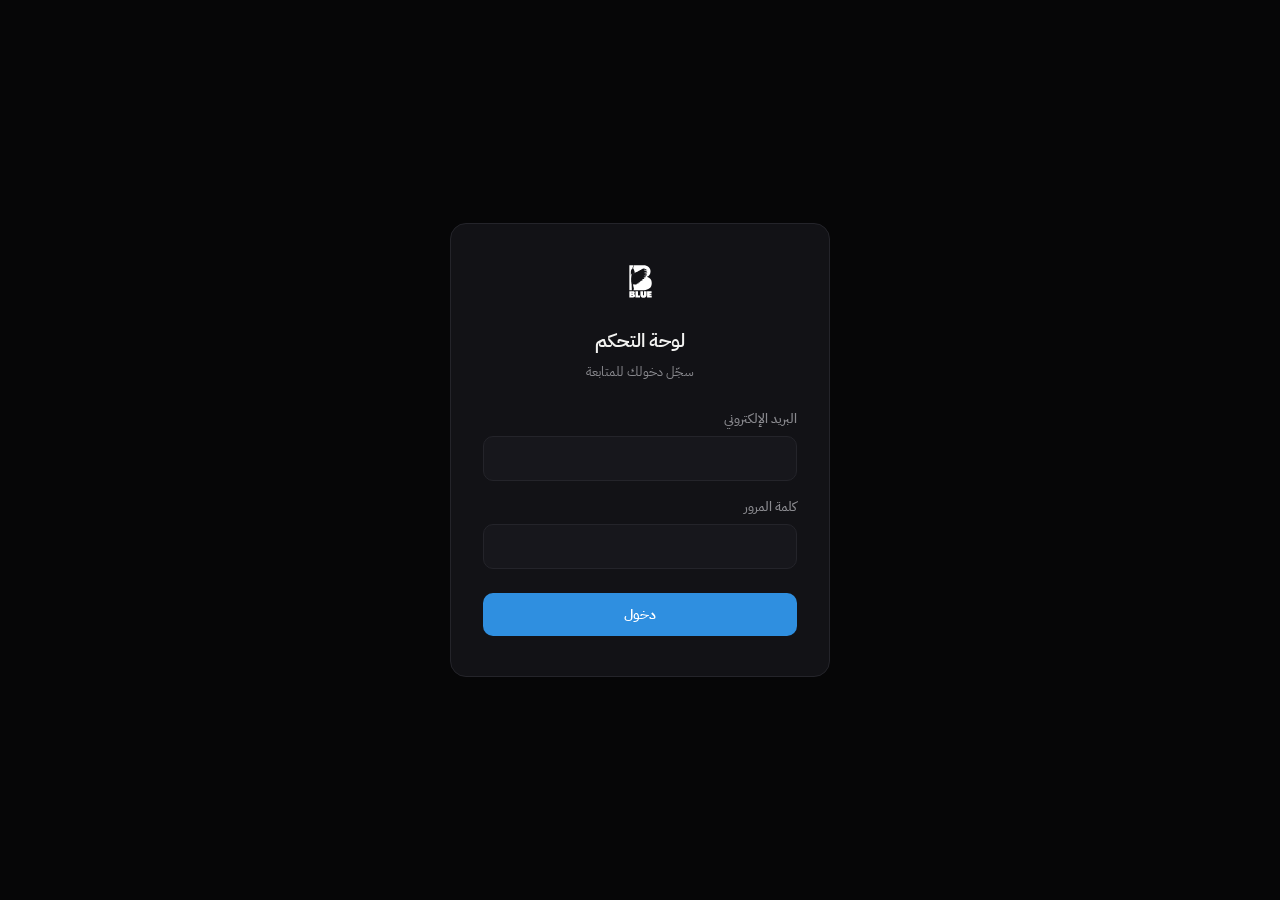
<file: admin/index.html>
<!doctype html>
<html lang="ar" dir="rtl">
<head>
<meta charset="utf-8">
<meta name="viewport" content="width=device-width,initial-scale=1">
<meta name="robots" content="noindex,nofollow">
<title>لوحة التحكم — Blue</title>
<link rel="preconnect" href="https://fonts.googleapis.com">
<link rel="preconnect" href="https://fonts.gstatic.com" crossorigin>
<link href="https://fonts.googleapis.com/css2?family=IBM+Plex+Sans+Arabic:wght@300;400;500;600;700&display=swap" rel="stylesheet">
<link rel="stylesheet" href="admin.css">
</head>
<body>

<!-- ══════ شاشة الدخول ══════ -->
<div class="login" id="login">
  <form class="login-box" id="loginForm">
    <img src="../assets/logo-full.svg" alt="Blue">
    <h1>لوحة التحكم</h1>
    <p class="sub">سجّل دخولك للمتابعة</p>
    <div class="err" id="loginErr"></div>
    <div class="field">
      <label>البريد الإلكتروني</label>
      <input class="inp" type="email" id="email" required autocomplete="username" dir="ltr">
    </div>
    <div class="field">
      <label>كلمة المرور</label>
      <input class="inp" type="password" id="pass" required autocomplete="current-password" dir="ltr">
    </div>
    <button class="btn full" type="submit" id="loginBtn" style="margin-top:8px">دخول</button>
  </form>
</div>

<!-- ══════ اللوحة ══════ -->
<div class="app" id="app">
  <aside id="aside">
    <div class="brand"><img src="../assets/logo-full.svg" alt="Blue"></div>
    <nav class="side" id="nav"></nav>
    <div class="foot">
      <a class="btn ghost sm full visit" href="../" target="_blank" rel="noopener">
        <svg viewBox="0 0 24 24" fill="none" stroke="currentColor" stroke-width="1.8"
          stroke-linecap="round" stroke-linejoin="round">
          <path d="M18 13v6a2 2 0 01-2 2H5a2 2 0 01-2-2V8a2 2 0 012-2h6"/>
          <path d="M15 3h6v6M10 14L21 3"/></svg>
        <span>زيارة الموقع</span>
      </a>
      <div class="who" id="who"></div>
      <button class="btn ghost sm full" id="logout">تسجيل الخروج</button>
    </div>
  </aside>

  <main>
    <div class="phead">
      <div style="display:flex;align-items:center;gap:12px">
        <button class="menu-btn" id="menuBtn">☰</button>
        <div><h2 id="pTitle">—</h2><p id="pSub"></p></div>
      </div>
      <div class="tools" id="pTools"></div>
    </div>
    <div id="view"><div class="loading"><span class="spin"></span></div></div>
  </main>
</div>

<!-- ══════ النافذة ══════ -->
<div class="modal" id="modal">
  <div class="modal-box">
    <div class="modal-head">
      <h3 id="mTitle">—</h3>
      <button class="x" id="mX">&times;</button>
    </div>
    <div class="modal-body" id="mBody"></div>
    <div class="modal-foot">
      <button class="btn" id="mSave">حفظ</button>
      <button class="btn ghost" id="mCancel">إلغاء</button>
    </div>
  </div>
</div>

<div class="toast" id="toast"></div>

<script src="../assets/config.js"></script>
<script type="module" src="admin.js"></script>
</body>
</html>
</file>
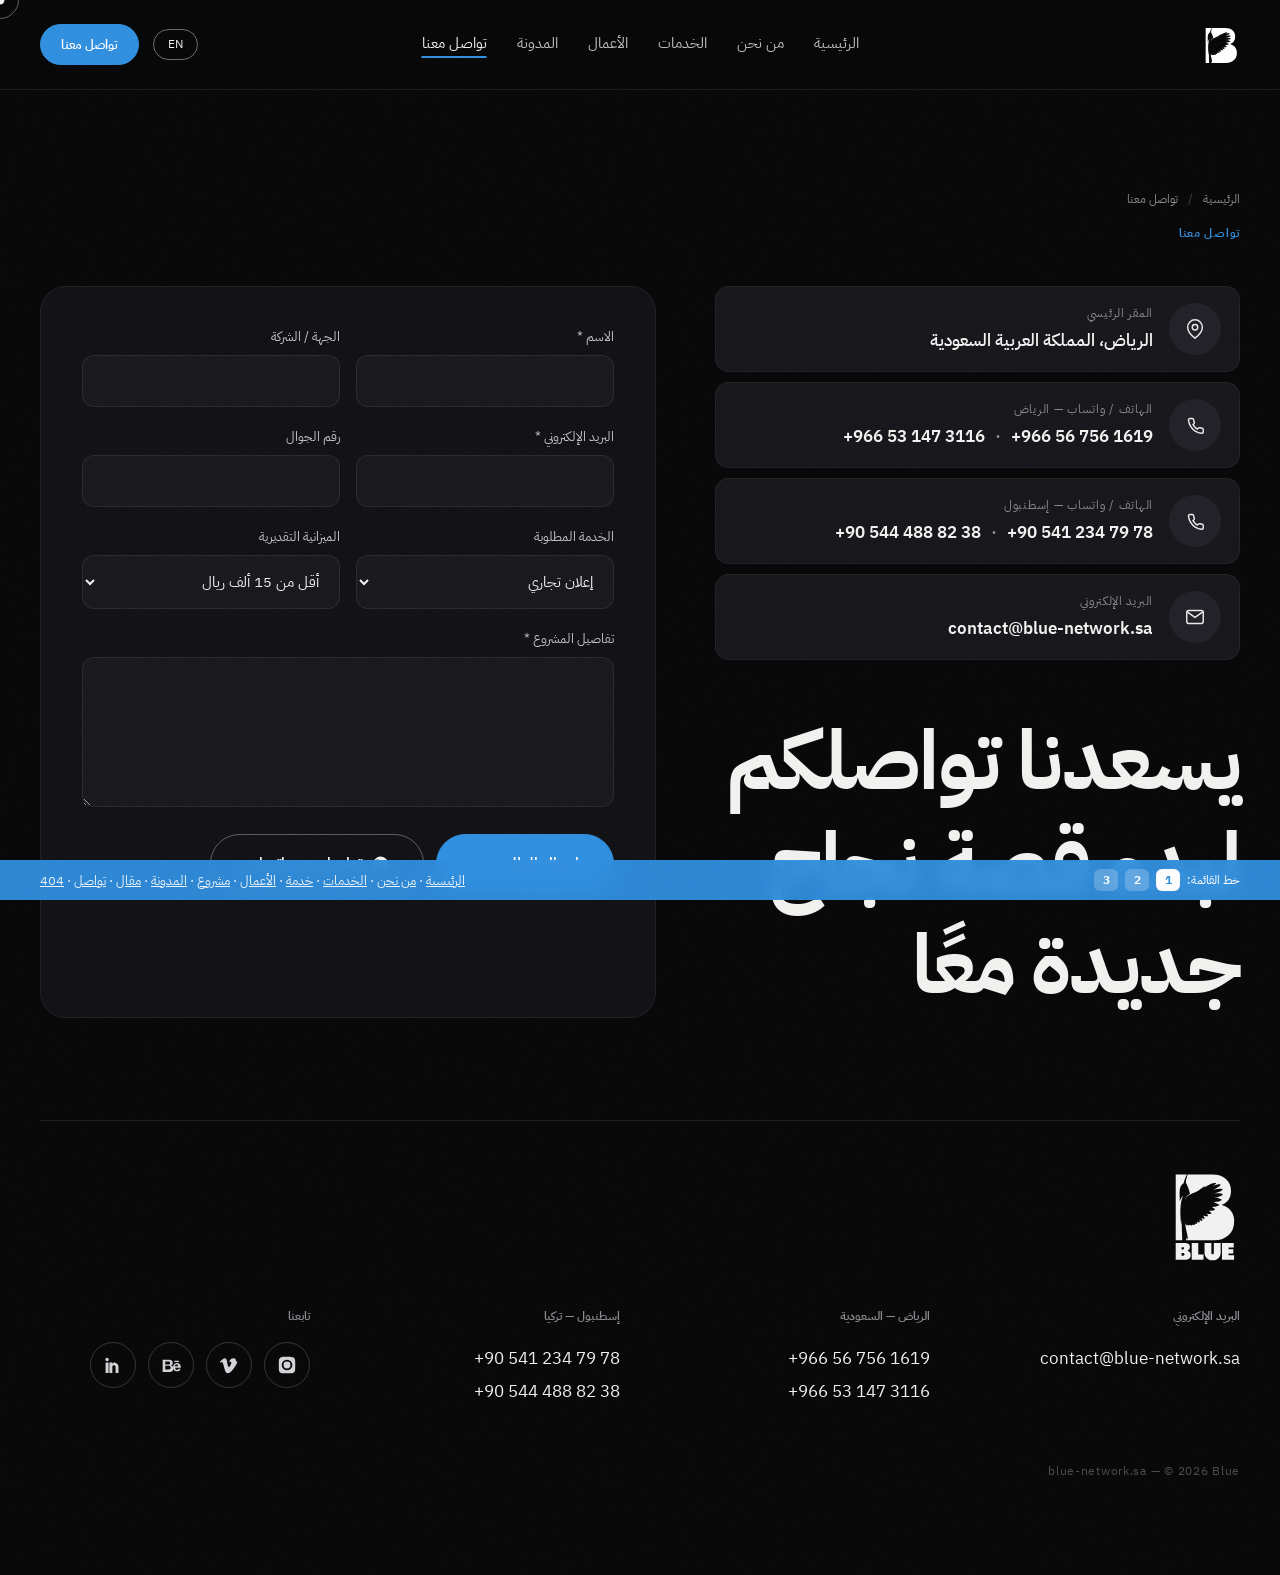
<file: contact.html>
<!doctype html>
<html lang="ar" dir="rtl">
<head>
<meta charset="utf-8">
<meta name="viewport" content="width=device-width,initial-scale=1">
<title>تواصل معنا — Blue</title>
<link rel="preconnect" href="https://fonts.googleapis.com">
<link rel="preconnect" href="https://fonts.gstatic.com" crossorigin>
<link href="https://fonts.googleapis.com/css2?family=Archivo:wght@200;300;400;600;800;900&family=IBM+Plex+Sans+Arabic:wght@200;300;400;500;600;700&family=Almarai:wght@300;400;700;800&family=Tajawal:wght@300;400;500;700&display=swap" rel="stylesheet">
<link rel="stylesheet" href="assets/base.css">
</head>
<body data-page="contact.html">
<div id="slot-header"></div>

<section class="sec cwrap"><div class="wrap">

  <div class="chead rev">
    <div class="crumbs"><a href="index.html" data-ar="الرئيسية" data-en="Home">الرئيسية</a><span>/</span>
      <em style="font-style:normal" data-ar="تواصل معنا" data-en="Contact">تواصل معنا</em></div>
    <p class="eyebrow" data-ar="تواصل معنا" data-en="Contact us">تواصل معنا</p>
  </div>

  <div class="cgrid">

    <!-- العمود الأول: بيانات التواصل -->
    <aside class="cside rev">
      <div class="cinfo">
        <div class="irow">
          <span class="ic">
            <svg viewBox="0 0 24 24" fill="none" stroke="currentColor" stroke-width="1.6" stroke-linecap="round" stroke-linejoin="round">
              <path d="M20 10c0 6-8 12-8 12s-8-6-8-12a8 8 0 0 1 16 0Z"/><circle cx="12" cy="10" r="3"/></svg>
          </span>
          <span class="tx">
            <span class="lb" data-ar="المقر الرئيسي" data-en="Head office">المقر الرئيسي</span>
            <span class="vl" data-ar="الرياض، المملكة العربية السعودية" data-en="Riyadh, Saudi Arabia">الرياض، المملكة العربية السعودية</span>
          </span>
        </div>

        <div class="irow">
          <span class="ic">
            <svg viewBox="0 0 24 24" fill="none" stroke="currentColor" stroke-width="1.6" stroke-linecap="round" stroke-linejoin="round">
              <path d="M21 16.9v2.6a1.6 1.6 0 0 1-1.8 1.6 16 16 0 0 1-7-2.5 15.7 15.7 0 0 1-4.8-4.8 16 16 0 0 1-2.5-7A1.6 1.6 0 0 1 6.5 5H9a1.6 1.6 0 0 1 1.6 1.4c.1.9.3 1.7.6 2.5a1.6 1.6 0 0 1-.4 1.7l-1 1a12.8 12.8 0 0 0 4.8 4.8l1-1a1.6 1.6 0 0 1 1.7-.4c.8.3 1.6.5 2.5.6A1.6 1.6 0 0 1 21 16.9Z"/></svg>
          </span>
          <span class="tx">
            <span class="lb" data-ar="الهاتف / واتساب — الرياض" data-en="Phone / WhatsApp — Riyadh">الهاتف / واتساب — الرياض</span>
            <span class="vl"><a href="tel:+966567561619"><bdi dir="ltr">+966 56 756 1619</bdi></a>
              <em class="sep">·</em>
              <a href="tel:+966531473116"><bdi dir="ltr">+966 53 147 3116</bdi></a></span>
          </span>
        </div>

        <div class="irow">
          <span class="ic">
            <svg viewBox="0 0 24 24" fill="none" stroke="currentColor" stroke-width="1.6" stroke-linecap="round" stroke-linejoin="round">
              <path d="M21 16.9v2.6a1.6 1.6 0 0 1-1.8 1.6 16 16 0 0 1-7-2.5 15.7 15.7 0 0 1-4.8-4.8 16 16 0 0 1-2.5-7A1.6 1.6 0 0 1 6.5 5H9a1.6 1.6 0 0 1 1.6 1.4c.1.9.3 1.7.6 2.5a1.6 1.6 0 0 1-.4 1.7l-1 1a12.8 12.8 0 0 0 4.8 4.8l1-1a1.6 1.6 0 0 1 1.7-.4c.8.3 1.6.5 2.5.6A1.6 1.6 0 0 1 21 16.9Z"/></svg>
          </span>
          <span class="tx">
            <span class="lb" data-ar="الهاتف / واتساب — إسطنبول" data-en="Phone / WhatsApp — Istanbul">الهاتف / واتساب — إسطنبول</span>
            <span class="vl"><a href="tel:+905412347978"><bdi dir="ltr">+90 541 234 79 78</bdi></a>
              <em class="sep">·</em>
              <a href="tel:+905444888238"><bdi dir="ltr">+90 544 488 82 38</bdi></a></span>
          </span>
        </div>

        <div class="irow">
          <span class="ic">
            <svg viewBox="0 0 24 24" fill="none" stroke="currentColor" stroke-width="1.6" stroke-linecap="round" stroke-linejoin="round">
              <rect x="3" y="5" width="18" height="14" rx="2"/><path d="m3.5 6.5 8.5 6 8.5-6"/></svg>
          </span>
          <span class="tx">
            <span class="lb" data-ar="البريد الإلكتروني" data-en="Email">البريد الإلكتروني</span>
            <span class="vl"><a href="mailto:contact@blue-network.sa"><bdi dir="ltr">contact@blue-network.sa</bdi></a></span>
          </span>
        </div>
      </div>

      <div class="cmap" id="cmap" hidden></div>

      <h1 class="display h1 cttl stick"
          data-ar="يسعدنا تواصلكم لبدء قصة نجاح جديدة معًا"
          data-en="LET'S START A NEW SUCCESS STORY TOGETHER">يسعدنا تواصلكم لبدء قصة نجاح جديدة معًا</h1>
    </aside>

    <!-- العمود الثاني: النموذج -->
    <div class="ccard rev">
      <form id="f1">
        <div class="two">
          <label class="field"><span data-ar="الاسم *" data-en="Name *">الاسم *</span><input required></label>
          <label class="field"><span data-ar="الجهة / الشركة" data-en="Company">الجهة / الشركة</span><input></label>
        </div>
        <div class="two">
          <label class="field"><span data-ar="البريد الإلكتروني *" data-en="Email *">البريد الإلكتروني *</span>
            <input type="email" dir="ltr" required></label>
          <label class="field"><span data-ar="رقم الجوال" data-en="Phone">رقم الجوال</span>
            <input type="tel" dir="ltr"></label>
        </div>
        <div class="two">
          <label class="field"><span data-ar="الخدمة المطلوبة" data-en="Service needed">الخدمة المطلوبة</span>
            <select>
              <option data-ar="إعلان تجاري" data-en="Commercial">إعلان تجاري</option>
              <option data-ar="فيديو تعريفي" data-en="Explainer video">فيديو تعريفي</option>
              <option data-ar="موشن جرافيك" data-en="Motion graphics">موشن جرافيك</option>
              <option data-ar="دراما أو فيلم" data-en="Drama or film">دراما أو فيلم</option>
              <option data-ar="تصوير فوتوغرافي" data-en="Photography">تصوير فوتوغرافي</option>
              <option data-ar="هوية بصرية" data-en="Brand identity">هوية بصرية</option>
            </select></label>
          <label class="field"><span data-ar="الميزانية التقديرية" data-en="Budget">الميزانية التقديرية</span>
            <select>
              <option data-ar="أقل من 15 ألف ريال" data-en="Under 15k SAR">أقل من 15 ألف ريال</option>
              <option data-ar="15 — 50 ألف ريال" data-en="15k — 50k SAR">15 — 50 ألف ريال</option>
              <option data-ar="50 — 150 ألف ريال" data-en="50k — 150k SAR">50 — 150 ألف ريال</option>
              <option data-ar="أكثر من 150 ألف ريال" data-en="Above 150k SAR">أكثر من 150 ألف ريال</option>
              <option data-ar="لم أحدد بعد" data-en="Not decided yet">لم أحدد بعد</option>
            </select></label>
        </div>
        <label class="field"><span data-ar="تفاصيل المشروع *" data-en="Project details *">تفاصيل المشروع *</span>
          <textarea required></textarea></label>
        <div class="cbtns">
          <button class="btn fill lg" type="submit"><span data-ar="إرسال الطلب" data-en="Send request">إرسال الطلب</span>
            <svg width="16" height="16" viewBox="0 0 24 24" fill="none" stroke="currentColor" stroke-width="2"><path d="M7 17 17 7M9 7h8v8"/></svg></button>
          <a class="btn lg wa" href="https://wa.me/966567561619" target="_blank" rel="noopener">
            <svg width="17" height="17" viewBox="0 0 24 24" fill="currentColor"><path d="M12 2a10 10 0 0 0-8.6 15l-1.3 4.7 4.8-1.3A10 10 0 1 0 12 2Zm5.6 14.2c-.2.7-1.2 1.3-2 1.4-.5.1-1.2.1-3.6-.8-3-1.3-5-4.4-5.1-4.6-.2-.2-1.2-1.6-1.2-3.1 0-1.5.8-2.2 1-2.5.3-.3.6-.4.8-.4h.6c.2 0 .4 0 .7.5l.9 2.2c.1.2.2.4 0 .7l-.4.5-.3.3c-.1.1-.3.3-.1.6.2.3.8 1.4 1.8 2.2 1.3 1.1 2.3 1.5 2.6 1.6.3.1.5.1.7-.1l.9-1c.2-.3.4-.2.7-.1l2.1 1c.3.1.5.2.6.3.1.2.1.8-.1 1.5Z"/></svg>
            <span data-ar="تواصل عبر واتساب" data-en="Chat on WhatsApp">تواصل عبر واتساب</span></a>
        </div>
      </form>
      <div class="okmsg" id="ok1">
        <div class="ic"><svg width="26" height="26" viewBox="0 0 24 24" fill="none" stroke="var(--fg)" stroke-width="2"><path d="M20 6 9 17l-5-5"/></svg></div>
        <h3 style="font-size:1.3rem;margin-bottom:10px" data-ar="وصلتنا رسالتك" data-en="Message received">وصلتنا رسالتك</h3>
        <p class="muted" data-ar="شكراً لتواصلك." data-en="Thank you for reaching out.">شكراً لتواصلك.</p>
      </div>
    </div>

  </div>
</div></section>

<div id="slot-footer"></div>

<script src="assets/config.js"></script>
<script src="assets/site.js"></script>
<script>
/* الخريطة تظهر فقط عند إضافة رابط من لوحة التحكم */
(async()=>{
  try{
    const r=await fetch(`${window.SB_URL}/rest/v1/settings?key=eq.contact&select=value`,
      {headers:{apikey:window.SB_KEY,Authorization:'Bearer '+window.SB_KEY}});
    if(!r.ok) return;
    const url=((await r.json())[0]||{}).value?.map_embed;
    if(!url) return;
    const box=document.getElementById('cmap');
    box.innerHTML=`<iframe src="${url}" loading="lazy" allowfullscreen
      referrerpolicy="no-referrer-when-downgrade" title="موقعنا على الخريطة"></iframe>`;
    box.hidden=false;
  }catch(e){}
})();

document.addEventListener('DOMContentLoaded',()=>{
  const form=document.getElementById('f1');
  form.addEventListener('submit',e=>{e.preventDefault();form.style.display='none';
    document.getElementById('ok1').classList.add('show');});
});
</script>
</body>
</html>
</file>
<file: admin/admin.css>
/* ═══════════════════════════════════════════════
   Blue — لوحة التحكم
   ═══════════════════════════════════════════════ */
:root{
  --bg:#060607; --card:#121216; --card2:#17171c; --card3:#1d1d23;
  --fg:#f2f2f0; --dim:#8a8a8f; --line:#24242a;
  --accent:#2f8fe0; --accent2:#7bd4ff;
  --ok:#3ecf8e; --warn:#e0a52f; --bad:#e05c5c;
  --ar:'IBM Plex Sans Arabic',system-ui,sans-serif;
  --r:10px;
}
*{margin:0;padding:0;box-sizing:border-box}
body{background:var(--bg);color:var(--fg);font-family:var(--ar);font-size:14px;line-height:1.6}
a{color:var(--accent);text-decoration:none}
img{display:block;max-width:100%}
input,select,textarea,button{font-family:inherit;font-size:14px}
::selection{background:var(--accent);color:#fff}
::-webkit-scrollbar{width:10px;height:10px}
::-webkit-scrollbar-track{background:var(--bg)}
::-webkit-scrollbar-thumb{background:#2a2a32;border-radius:6px}

/* ── شاشة الدخول ── */
.login{min-height:100vh;display:grid;place-items:center;padding:24px}
.login-box{width:100%;max-width:380px;background:var(--card);border:1px solid var(--line);
  border-radius:16px;padding:40px 32px}
.login-box img{height:34px;margin:0 auto 28px}
.login-box h1{font-size:19px;font-weight:600;text-align:center;margin-bottom:6px}
.login-box p.sub{color:var(--dim);font-size:13px;text-align:center;margin-bottom:26px}

/* ── عناصر النموذج ── */
.field{margin-bottom:16px}
.field label{display:block;font-size:12.5px;color:var(--dim);margin-bottom:7px;font-weight:500}
.field label .req{color:var(--bad)}
.inp{width:100%;background:var(--card2);border:1px solid var(--line);color:var(--fg);
  border-radius:var(--r);padding:11px 13px;transition:border-color .2s,background .2s;outline:none}
.inp:focus{border-color:var(--accent);background:var(--card3)}
.inp::placeholder{color:#5a5a62}
textarea.inp{min-height:96px;resize:vertical;line-height:1.7}
select.inp{cursor:pointer}
.row{display:grid;gap:16px}
.row.c2{grid-template-columns:1fr 1fr}
.row.c3{grid-template-columns:1fr 1fr 1fr}
@media(max-width:700px){.row.c2,.row.c3{grid-template-columns:1fr}}

.btn{background:var(--accent);color:#fff;border:none;border-radius:var(--r);
  padding:11px 20px;font-weight:600;cursor:pointer;transition:filter .2s,opacity .2s}
.btn:hover{filter:brightness(1.12)}
.btn:disabled{opacity:.5;cursor:not-allowed}
.btn.full{width:100%}
.btn.ghost{background:transparent;border:1px solid var(--line);color:var(--fg)}
.btn.ghost:hover{background:var(--card2);filter:none}
.btn.danger{background:transparent;border:1px solid #4a2626;color:var(--bad)}
.btn.danger:hover{background:#2a1515;filter:none}
.btn.sm{padding:7px 13px;font-size:13px}

/* ── التخطيط ── */
.app{display:none;min-height:100vh}
.app.on{display:grid;grid-template-columns:230px 1fr}
aside{background:var(--card);border-left:1px solid var(--line);padding:22px 0;
  display:flex;flex-direction:column;position:sticky;top:0;height:100vh;overflow-y:auto}
aside .brand{padding:0 22px 22px;border-bottom:1px solid var(--line);margin-bottom:14px}
aside .brand img{height:30px}
nav.side{flex:1;display:flex;flex-direction:column;gap:2px;padding:0 12px}
nav.side button{display:flex;align-items:center;gap:11px;width:100%;background:none;border:none;
  color:var(--dim);padding:10px 12px;border-radius:8px;cursor:pointer;text-align:right;
  transition:background .18s,color .18s;font-size:14px}
nav.side button:hover{background:var(--card2);color:var(--fg)}
nav.side button.on{background:var(--accent);color:#fff;font-weight:600}
nav.side button .ic{width:17px;height:17px;flex-shrink:0;opacity:.9}
nav.side .count{margin-right:auto;background:rgba(255,255,255,.1);border-radius:20px;
  padding:1px 8px;font-size:11.5px;min-width:22px;text-align:center}
nav.side button.on .count{background:rgba(255,255,255,.25)}
aside .foot{padding:16px 22px 0;border-top:1px solid var(--line);margin-top:14px}
aside .foot .who{font-size:12px;color:var(--dim);margin-bottom:10px;word-break:break-all}

main{padding:26px 30px 70px;min-width:0}
.phead{display:flex;align-items:center;justify-content:space-between;gap:16px;margin-bottom:22px;flex-wrap:wrap}
.phead h2{font-size:21px;font-weight:600}
.phead p{color:var(--dim);font-size:13px;margin-top:3px}
.tools{display:flex;gap:9px;align-items:center;flex-wrap:wrap}

/* ── الجداول ── */
.tbl-wrap{background:var(--card);border:1px solid var(--line);border-radius:14px;overflow:hidden}
table{width:100%;border-collapse:collapse}
th{text-align:right;font-size:12px;color:var(--dim);font-weight:600;padding:13px 16px;
  background:var(--card2);border-bottom:1px solid var(--line);white-space:nowrap}
td{padding:12px 16px;border-bottom:1px solid var(--line);vertical-align:middle}
tr:last-child td{border-bottom:none}
tbody tr{transition:background .15s}
tbody tr:hover{background:var(--card2)}
td .thumb{width:62px;height:40px;object-fit:cover;border-radius:6px;background:var(--card3)}
td .nothumb{width:62px;height:40px;border-radius:6px;background:var(--card3);
  display:grid;place-items:center;color:#4a4a52;font-size:16px}
.ttl{font-weight:600}
.sub{color:var(--dim);font-size:12.5px;margin-top:1px}
.acts{display:flex;gap:7px;justify-content:flex-end}
.icbtn{background:none;border:1px solid var(--line);color:var(--dim);width:30px;height:30px;
  border-radius:7px;display:grid;place-items:center;cursor:pointer;transition:all .18s}
.icbtn:hover{border-color:var(--accent);color:var(--accent)}
.icbtn.del:hover{border-color:var(--bad);color:var(--bad)}
.icbtn svg{width:14px;height:14px}

.pill{display:inline-block;padding:3px 10px;border-radius:20px;font-size:11.5px;font-weight:600}
.pill.on{background:rgba(62,207,142,.14);color:var(--ok)}
.pill.off{background:rgba(138,138,143,.14);color:var(--dim)}
.pill.star{background:rgba(224,165,47,.14);color:var(--warn)}
.pill.new{background:rgba(47,143,224,.16);color:var(--accent2)}

.empty{padding:56px 20px;text-align:center;color:var(--dim)}
.empty .big{font-size:32px;margin-bottom:10px;opacity:.4}

/* ── النافذة المنبثقة ── */
.modal{position:fixed;inset:0;z-index:100;display:none;align-items:flex-start;justify-content:center;
  background:rgba(0,0,0,.72);backdrop-filter:blur(5px);padding:30px 20px;overflow-y:auto}
.modal.on{display:flex}
.modal-box{background:var(--card);border:1px solid var(--line);border-radius:16px;
  width:100%;max-width:760px;margin:auto}
.modal-head{display:flex;align-items:center;justify-content:space-between;gap:16px;
  padding:20px 24px;border-bottom:1px solid var(--line);position:sticky;top:0;
  background:var(--card);border-radius:16px 16px 0 0;z-index:2}
.modal-head h3{font-size:17px;font-weight:600}
.modal-body{padding:24px}
.modal-foot{display:flex;gap:10px;justify-content:flex-start;padding:18px 24px;
  border-top:1px solid var(--line);position:sticky;bottom:0;background:var(--card);border-radius:0 0 16px 16px}
.x{background:none;border:none;color:var(--dim);font-size:24px;cursor:pointer;line-height:1;padding:0 4px}
.x:hover{color:var(--fg)}

/* ── تبويبات اللغة ── */
.lang-tabs{display:flex;gap:6px;margin-bottom:18px;background:var(--card2);
  padding:4px;border-radius:9px;width:fit-content}
.lang-tabs button{background:none;border:none;color:var(--dim);padding:7px 18px;
  border-radius:6px;cursor:pointer;font-weight:600;font-size:13px;transition:all .18s}
.lang-tabs button.on{background:var(--accent);color:#fff}
.pane{display:none}
.pane.on{display:block}

/* ── رفع الصور ── */
.drop{border:1.5px dashed var(--line);border-radius:12px;padding:24px;text-align:center;
  cursor:pointer;transition:all .2s;background:var(--card2)}
.drop:hover,.drop.over{border-color:var(--accent);background:var(--card3)}
.drop .ic{font-size:26px;opacity:.5;margin-bottom:8px}
.drop .t{font-size:13px;color:var(--dim)}
.prev{position:relative;border-radius:10px;overflow:hidden;border:1px solid var(--line);background:var(--card3)}
.prev img{width:100%;height:150px;object-fit:cover}
.prev .rm{position:absolute;top:7px;left:7px;background:rgba(0,0,0,.72);color:#fff;border:none;
  width:26px;height:26px;border-radius:7px;cursor:pointer;display:grid;place-items:center;font-size:15px}
.prev .rm:hover{background:var(--bad)}
.gal{display:grid;grid-template-columns:repeat(auto-fill,minmax(130px,1fr));gap:10px;margin-top:12px}
.gal .prev img{height:96px}
.upbar{height:3px;background:var(--card3);border-radius:3px;overflow:hidden;margin-top:9px;display:none}
.upbar.on{display:block}
.upbar i{display:block;height:100%;background:var(--accent);width:0;transition:width .25s}

/* ── التنبيهات ── */
.toast{position:fixed;bottom:22px;left:22px;z-index:200;display:flex;flex-direction:column;gap:9px}
.toast div{background:var(--card3);border:1px solid var(--line);border-radius:10px;
  padding:12px 18px;font-size:13.5px;animation:tin .3s;box-shadow:0 10px 32px rgba(0,0,0,.5)}
.toast div.ok{border-right:3px solid var(--ok)}
.toast div.bad{border-right:3px solid var(--bad)}
@keyframes tin{from{opacity:0;transform:translateY(12px)}to{opacity:1;transform:none}}

.err{background:rgba(224,92,92,.1);border:1px solid rgba(224,92,92,.3);color:#ff9a9a;
  padding:10px 14px;border-radius:9px;font-size:13px;margin-bottom:16px;display:none}
.err.on{display:block}
.hint{font-size:12px;color:var(--dim);margin-top:6px;line-height:1.6}

.chk{display:flex;align-items:center;gap:9px;cursor:pointer;user-select:none;padding:9px 0}
.chk input{width:17px;height:17px;accent-color:var(--accent);cursor:pointer}
.chk span{font-size:13.5px}

.spin{display:inline-block;width:15px;height:15px;border:2px solid rgba(255,255,255,.25);
  border-top-color:#fff;border-radius:50%;animation:sp .7s linear infinite;vertical-align:-2px}
@keyframes sp{to{transform:rotate(360deg)}}
.loading{padding:56px;text-align:center;color:var(--dim)}

/* ── البطاقات الإحصائية ── */
.stats{display:grid;grid-template-columns:repeat(auto-fit,minmax(165px,1fr));gap:14px;margin-bottom:26px}
.stat{background:var(--card);border:1px solid var(--line);border-radius:13px;padding:18px}
.stat .n{font-size:27px;font-weight:700;line-height:1.2}
.stat .l{color:var(--dim);font-size:12.5px;margin-top:3px}

/* ── الجوال ── */
.menu-btn{display:none;background:none;border:1px solid var(--line);color:var(--fg);
  width:38px;height:38px;border-radius:9px;cursor:pointer;font-size:17px}
@media(max-width:860px){
  .app.on{grid-template-columns:1fr}
  aside{position:fixed;top:0;right:0;width:255px;height:100vh;z-index:90;
    transform:translateX(100%);transition:transform .3s;box-shadow:-14px 0 40px rgba(0,0,0,.5)}
  aside.open{transform:none}
  .menu-btn{display:grid;place-items:center}
  main{padding:18px 16px 60px}
  .tbl-wrap{overflow-x:auto}
  table{min-width:640px}
}

/* ── زر زيارة الموقع ── */
.btn.visit{display:flex;align-items:center;justify-content:center;gap:8px;
  margin-bottom:14px;text-decoration:none}
.btn.visit svg{width:15px;height:15px;flex-shrink:0}
.btn.visit:hover{border-color:var(--accent);color:var(--accent2)}
</file>
<file: assets/base.css>
/* ═══════════════════════════════════════════════
   Blue Pro House — نظام التصميم المشترك
   ═══════════════════════════════════════════════ */

:root{
  --bg:#060607; --card:#121216; --card2:#17171c;
  --fg:#f2f2f0; --dim:#8a8a8f; --line:#1b1b1f;
  --accent:#2f8fe0; --accent2:#7bd4ff;
  --en:'Archivo',system-ui,sans-serif;
  --ar:'IBM Plex Sans Arabic',system-ui,sans-serif;
  --nav:'IBM Plex Sans Arabic',system-ui,sans-serif;
  --ease:cubic-bezier(.19,1,.22,1);
  --pad:40px;
  /* نسبة أبعاد فيديو الهيرو: 1 مربّع · 1.7778 عريض 16:9 */
  --vratio:1;
}
html[data-navfont='almarai']{--nav:'Almarai',system-ui,sans-serif}
html[data-navfont='tajawal']{--nav:'Tajawal',system-ui,sans-serif}
*{margin:0;padding:0;box-sizing:border-box}
html{scroll-behavior:smooth}
body{background:var(--bg);color:var(--fg);font-family:var(--ar);overflow-x:hidden;width:100%;cursor:none}
html[lang="en"] body{font-family:var(--en)}
a{color:inherit;text-decoration:none}
img{display:block;max-width:100%}
button{font-family:inherit;cursor:none}
::selection{background:var(--accent);color:#fff}

/* ── حُبيبات الفيلم ── */
.grain{position:fixed;inset:-150%;z-index:200;pointer-events:none;opacity:.04;
  background-image:url("data:image/svg+xml,%3Csvg xmlns='http://www.w3.org/2000/svg' width='300' height='300'%3E%3Cfilter id='n'%3E%3CfeTurbulence type='fractalNoise' baseFrequency='.85' numOctaves='3'/%3E%3C/filter%3E%3Crect width='300' height='300' filter='url(%23n)'/%3E%3C/svg%3E");
  animation:grain 1s steps(4) infinite}
@keyframes grain{0%{transform:translate(0,0)}25%{transform:translate(-3%,-2%)}50%{transform:translate(2%,3%)}
  75%{transform:translate(-2%,2%)}100%{transform:translate(3%,-3%)}}

/* ── المؤشر ── */
.cur{position:fixed;z-index:300;pointer-events:none;top:0;left:0;width:9px;height:9px;border-radius:50%;
  background:var(--fg);transform:translate(-50%,-50%);transition:width .3s var(--ease),height .3s var(--ease)}
.cur-ring{position:fixed;z-index:299;pointer-events:none;top:0;left:0;width:38px;height:38px;
  border:1px solid rgba(255,255,255,.35);border-radius:50%;transform:translate(-50%,-50%);
  transition:width .4s var(--ease),height .4s var(--ease),border-color .4s,background .4s}
body.hot .cur{width:0;height:0}
body.hot .cur-ring{width:78px;height:78px;border-color:var(--accent);background:rgba(47,143,224,.14)}

/* ═══ الترويسة ═══ */
header.site{position:fixed;top:0;left:0;right:0;width:100%;z-index:100;
  display:flex;align-items:center;justify-content:space-between;gap:20px;padding:24px var(--pad);
  transition:background .5s var(--ease),padding .5s var(--ease),border-color .5s}
header.site::before{content:"";position:absolute;inset:0;z-index:-1;pointer-events:none;
  background:linear-gradient(to bottom,rgba(6,6,7,.8),rgba(6,6,7,0));transition:opacity .5s}
header.site.stuck{background:rgba(6,6,7,.86);backdrop-filter:blur(18px);-webkit-backdrop-filter:blur(18px);
  padding:14px var(--pad);border-bottom:1px solid rgba(255,255,255,.08)}
header.site.stuck::before{opacity:0}
header.site.solid{background:rgba(6,6,7,.86);backdrop-filter:blur(18px);border-bottom:1px solid rgba(255,255,255,.08)}
.mark{display:block;flex-shrink:0;line-height:0}
.mark img{height:38px;width:auto;transition:height .5s var(--ease),opacity .3s}
header.site.stuck .mark img{height:30px}
.mark:hover img{opacity:.75}
header.site .mainnav{position:absolute;left:50%;top:50%;transform:translate(-50%,-50%);
  display:flex;gap:30px;align-items:center;font-family:var(--nav);font-size:14.5px;white-space:nowrap}
header.site .hactions{display:flex;gap:14px;align-items:center;flex-shrink:0}
header.site .lnk{opacity:.78;transition:opacity .3s;position:relative;padding-bottom:4px}
header.site .lnk:hover{opacity:1}
header.site .lnk.on{opacity:1}
header.site .lnk.on::after{content:"";position:absolute;inset-inline:0;bottom:0;height:1.5px;background:var(--accent)}
.langbtn{border:1px solid rgba(255,255,255,.4);border-radius:40px;padding:6px 14px;font-size:11.5px;background:none;
  color:inherit;transition:.3s;flex-shrink:0}
.langbtn:hover{background:#fff;color:#000}
.quote{background:var(--accent);border:1px solid var(--accent);color:#fff;border-radius:40px;padding:10px 20px;
  font-size:13px;font-weight:600;transition:.3s;flex-shrink:0;font-family:var(--nav)}
.quote:hover{background:#fff;border-color:#fff;color:#000}
/* زر القائمة على الموبايل */
.burger{display:none;width:34px;height:26px;background:none;border:0;position:relative;flex-shrink:0}
.burger span{position:absolute;inset-inline:0;height:2px;background:currentColor;transition:.4s var(--ease)}
.burger span:first-child{top:7px}.burger span:last-child{bottom:7px}
body.navopen .burger span:first-child{top:12px;transform:rotate(45deg)}
body.navopen .burger span:last-child{bottom:12px;transform:rotate(-45deg)}
.mobnav{position:fixed;inset:0;z-index:95;background:var(--bg);display:flex;flex-direction:column;
  justify-content:center;gap:26px;padding:0 var(--pad);opacity:0;visibility:hidden;transition:.45s var(--ease)}
body.navopen .mobnav{opacity:1;visibility:visible}
.mobnav nav{display:flex;flex-direction:column;gap:6px}
.mobnav .lnk{font-family:var(--nav);font-size:clamp(1.8rem,8vw,2.6rem);font-weight:700;padding:8px 0;
  border-bottom:1px solid var(--line)}
.mobnav .lnk.on{color:var(--accent2)}
.mobnav .btn{align-self:flex-start}

/* ═══ الطباعة ═══ */
h1,h2,h3,h4{font-weight:700}
.display{font-family:var(--en);font-weight:900;letter-spacing:-.04em;line-height:.9;text-transform:uppercase}
html[lang="ar"] .display{font-family:var(--ar);font-weight:700;text-transform:none;letter-spacing:-.02em;
  line-height:1.25}
.h1{font-size:clamp(2.6rem,8vw,7rem)}
html[lang="ar"] .h1{font-size:clamp(2.2rem,6.4vw,5.6rem)}
.h2{font-size:clamp(2.1rem,5.4vw,4.4rem)}
html[lang="ar"] .h2{font-size:clamp(1.8rem,4.4vw,3.6rem)}
.h3{font-size:clamp(1.5rem,3.2vw,2.4rem)}
.eyebrow{display:flex;align-items:center;gap:12px;font-size:11px;letter-spacing:.26em;color:var(--dim);
  margin-bottom:16px}
.eyebrow::before{content:"";width:34px;height:1px;background:var(--accent);flex-shrink:0}
html[lang="ar"] .eyebrow{letter-spacing:.06em;font-size:12px}
.lead{font-size:clamp(1rem,1.6vw,1.15rem);line-height:2;color:#c6c6cc}
.muted{color:var(--dim)}

/* ═══ الأزرار ═══ */
.btn{display:inline-flex;align-items:center;gap:10px;border:1px solid rgba(255,255,255,.32);border-radius:60px;
  padding:14px 28px;font-size:14px;transition:.35s var(--ease);background:none;color:inherit}
.btn:hover{background:var(--fg);color:#000;border-color:var(--fg)}
.btn.fill{background:var(--accent);border-color:var(--accent);color:#fff}
.btn.fill:hover{background:#fff;border-color:#fff;color:#000}
.btn.sm{padding:10px 20px;font-size:13px}
.link-line{display:inline-flex;align-items:center;gap:12px;font-size:13.5px;font-weight:600;transition:color .3s}
.link-line::before{content:"";width:30px;height:1.5px;background:currentColor;transition:width .35s var(--ease)}
.link-line:hover{color:var(--accent2)}
.link-line:hover::before{width:46px}

/* ═══ التخطيط ═══ */
.wrap{max-width:1400px;margin:0 auto;padding-inline:var(--pad)}
.sec{padding-block:clamp(70px,10vw,130px)}
.sec-top{padding-top:clamp(120px,16vw,200px)}
.rev{opacity:0;transform:translateY(38px);transition:opacity 1s var(--ease),transform 1s var(--ease)}
.rev.on{opacity:1;transform:none}

/* ترويسة الصفحات الداخلية */
.phead{position:relative;padding-top:clamp(130px,17vw,210px);padding-bottom:clamp(40px,6vw,70px)}
.phead .h1{margin-bottom:18px}
.phead .lead{max-width:60ch}
.crumbs{display:flex;gap:10px;align-items:center;font-size:12px;color:var(--dim);margin-bottom:22px}
.crumbs a:hover{color:var(--fg)}
.crumbs span{opacity:.45}

/* ═══ الموزاييك ═══ */
.mosaic{display:grid;grid-template-columns:repeat(6,1fr);gap:16px;grid-auto-rows:172px}
.tile{position:relative;overflow:hidden;border-radius:14px;background:var(--card);
  transition:transform .7s var(--ease),opacity .45s}
.tile img{width:100%;height:100%;object-fit:cover;transition:transform 1.2s var(--ease),filter .6s;
  filter:grayscale(.45) contrast(1.04)}
.tile:hover img{transform:scale(1.07);filter:none}
.tile .ov{position:absolute;inset:0;z-index:2;display:flex;flex-direction:column;justify-content:flex-end;padding:24px;
  background:linear-gradient(transparent 36%,rgba(0,0,0,.9))}
.tile .ov .c{font-size:11px;color:var(--accent2);letter-spacing:.14em;margin-bottom:7px}
.tile .ov .t{font-size:clamp(1rem,1.7vw,1.5rem);font-weight:700;line-height:1.25}
.tile .play{position:absolute;inset-block-start:18px;inset-inline-end:18px;z-index:3;width:44px;height:44px;
  border-radius:50%;background:rgba(255,255,255,.15);backdrop-filter:blur(8px);display:grid;place-items:center;
  opacity:0;transform:scale(.7);transition:.45s var(--ease)}
.tile:hover .play{opacity:1;transform:none}
.tile::after{content:"";position:absolute;inset:0;border:1.5px solid transparent;border-radius:14px;z-index:4;
  transition:border-color .45s;pointer-events:none}
.tile:hover::after{border-color:rgba(123,212,255,.55)}
.tile.hide{display:none}
.s-lg{grid-column:span 4;grid-row:span 2}
.s-md{grid-column:span 2;grid-row:span 2}
.s-wd{grid-column:span 3;grid-row:span 2}

/* الفلاتر */
.filters{display:flex;gap:5px;background:rgba(255,255,255,.055);padding:6px;border-radius:12px;flex-wrap:wrap}
.filters button{background:none;border:0;color:#9c9ca4;font-size:13px;padding:8px 15px;border-radius:8px;
  transition:.3s}
.filters button.on{background:rgba(255,255,255,.1);color:var(--accent2)}
.shead{display:flex;align-items:flex-end;justify-content:flex-start;gap:30px;margin-bottom:46px;flex-wrap:wrap}

/* ═══ الأرقام ═══ */
.stats{display:grid;grid-template-columns:repeat(auto-fit,minmax(190px,1fr));
  border-top:1px solid var(--line);border-bottom:1px solid var(--line)}
.stat{padding:52px var(--pad);border-inline-start:1px solid var(--line)}
.stat:first-child{border-inline-start:0}
.stat b{font-family:var(--en);display:block;font-size:clamp(2.4rem,5.5vw,4rem);font-weight:900;
  letter-spacing:-.04em;line-height:1}
.stat span{display:block;margin-top:10px;font-size:12.5px;color:var(--dim);letter-spacing:.1em}

/* ═══ الشريط المتحرك — سطران ضخمان بخط رفيع على أسود ═══ */
.marq{position:relative;z-index:1;background:#000;overflow:hidden;
  padding:clamp(60px,9vw,110px) 0 clamp(46px,6vw,76px);
  border-block:1px solid var(--line)}
.mline{overflow:hidden;direction:ltr;
  -webkit-mask-image:linear-gradient(90deg,transparent,#000 5%,#000 95%,transparent);
  mask-image:linear-gradient(90deg,transparent,#000 5%,#000 95%,transparent)}
.mline + .mline{margin-top:clamp(2px,.6vw,10px)}
.mtrack{display:flex;width:max-content;will-change:transform;
  animation:mv 46s linear infinite}
.mtrack.back{animation-name:mvback;animation-duration:54s}
.marq:hover .mtrack{animation-play-state:paused}
.mgroup{display:flex;align-items:center;flex-shrink:0;white-space:nowrap}
.mgroup .w{font-size:clamp(1.7rem,5.4vw,4.6rem);font-weight:300;color:var(--fg);line-height:1.42;
  padding-inline:.22em;letter-spacing:-.005em}
.mgroup .w.ar{font-family:var(--ar);font-weight:300}
.mgroup .w.en{font-family:var(--en);font-weight:200}
.mgroup .dash{font-size:clamp(1.5rem,4.6vw,4rem);color:#5c5c64;font-weight:200;padding-inline:.12em;
  line-height:1}
@keyframes mv{from{transform:translateX(0)}to{transform:translateX(-50%)}}
@keyframes mvback{from{transform:translateX(-50%)}to{transform:translateX(0)}}
.marq .mcta{display:flex;justify-content:center;margin-top:clamp(34px,4.5vw,56px)}
@media(prefers-reduced-motion:reduce){.mtrack{animation:none}}

/* ═══ سطور الخدمات ═══ */
.srv-list{border-top:1px solid var(--line)}
.srv-row{display:grid;grid-template-columns:58px 1fr auto;gap:26px;align-items:center;padding:32px 0;
  border-bottom:1px solid var(--line);transition:padding .45s var(--ease),background .45s}
.srv-row:hover{padding-inline:22px;background:#0d0d10}
.srv-row .n{font-family:var(--en);font-size:12px;color:var(--accent);letter-spacing:.12em}
.srv-row .t{font-size:clamp(1.25rem,3vw,2.1rem);font-weight:700;transition:transform .45s var(--ease)}
.srv-row:hover .t{transform:translateX(-10px)}
html[lang="en"] .srv-row:hover .t{transform:translateX(10px)}
.srv-row .d{font-size:13.5px;color:var(--dim);max-width:36ch;text-align:end}

/* ═══ بطاقات ═══ */
.cards{display:grid;grid-template-columns:repeat(auto-fit,minmax(265px,1fr));gap:16px}
.card{background:var(--card);border:1px solid rgba(255,255,255,.07);border-radius:16px;padding:32px 26px;
  transition:.5s var(--ease)}
.card:hover{transform:translateY(-5px);border-color:rgba(47,143,224,.45);background:var(--card2)}
.card .ic{width:46px;height:46px;border-radius:12px;background:rgba(47,143,224,.14);display:grid;place-items:center;
  color:var(--accent2);font-family:var(--en);font-weight:800;margin-bottom:18px}
.card h4{font-size:1.15rem;margin-bottom:10px}
.card p{font-size:13.5px;color:var(--dim);line-height:1.9}

/* ═══ نداء التواصل ═══ */
.cta{border-top:1px solid var(--line);padding-block:clamp(80px,12vw,130px)}
.cta-in{display:grid;grid-template-columns:auto 1fr;gap:clamp(26px,4.5vw,64px);align-items:center}
.cta .big{font-family:var(--en);font-weight:900;font-size:clamp(2.2rem,6.2vw,5.2rem);line-height:.95;
  letter-spacing:-.04em;text-transform:uppercase}
html[lang="ar"] .cta .big{font-family:var(--ar);font-weight:700;text-transform:none;letter-spacing:-.02em;
  line-height:1.3}
.cta .big .two{color:var(--accent);display:block}
.cta p{margin:26px 0 32px;max-width:52ch;color:#c2c2c8;line-height:1.95;font-size:16px}
.cta-acts{display:flex;gap:14px;flex-wrap:wrap}
.btn.lg{padding:17px 34px;font-size:15.5px;font-weight:600}

/* ── شعار الفكرة ── */
.idea{width:clamp(104px,12vw,168px);height:auto;flex-shrink:0;overflow:visible}
.idea .ring{stroke:var(--accent);stroke-width:1.2;opacity:.28}
.idea .base{stroke:var(--accent2);stroke-width:2;opacity:.5;fill:none;stroke-linecap:round}
.idea .pl{fill:var(--accent2);transform-origin:60px 100px}
.idea .pl-c{opacity:.95}
.idea .pl-l{opacity:.55;transform:rotate(-26deg) scale(.68)}
.idea .pl-r{opacity:.55;transform:rotate(26deg) scale(.68)}
.idea .spark{fill:#fff}
/* الحركة تبدأ عند ظهور القسم */
.cta .idea .ring{stroke-dasharray:340;stroke-dashoffset:340;transition:stroke-dashoffset 1.6s var(--ease) .2s}
.cta.on .idea .ring{stroke-dashoffset:0}
.cta .idea .pl{opacity:0;transform:translateY(16px) rotate(0) scale(.6);
  transition:opacity .9s var(--ease),transform 1.1s var(--ease)}
.cta.on .idea .pl-c{opacity:.95;transform:none;transition-delay:.35s}
.cta.on .idea .pl-l{opacity:.55;transform:rotate(-26deg) scale(.68);transition-delay:.5s}
.cta.on .idea .pl-r{opacity:.55;transform:rotate(26deg) scale(.68);transition-delay:.62s}
.cta .idea .spark{opacity:0;transition:opacity .6s ease .95s}
.cta.on .idea .spark{opacity:1;animation:sparkPulse 2.6s ease-in-out 1.6s infinite}
@keyframes sparkPulse{0%,100%{r:5;opacity:1}50%{r:6.6;opacity:.65}}
@media(max-width:800px){
  .cta-in{grid-template-columns:1fr;gap:26px}
  .idea{width:92px}
}
@media(prefers-reduced-motion:reduce){
  .cta .idea *{transition:none!important;animation:none!important;opacity:1!important}
  .cta .idea .ring{stroke-dashoffset:0}
}

/* ═══ الفوتر ═══ */
footer.site{padding:0 var(--pad) 54px}
.flogo{border-top:1px solid var(--line);padding-top:50px}
.flogo{display:flex;align-items:flex-end;gap:22px;flex-wrap:wrap}
.flogo img{height:clamp(68px,7vw,94px);width:auto;opacity:.95}
.ftag{font-size:14px;color:var(--dim);padding-bottom:6px}
.fgrid{display:grid;grid-template-columns:repeat(auto-fit,minmax(230px,1fr));gap:40px;padding-top:46px}
.fcol{text-align:start}
.fcol b{display:block;color:var(--dim);font-size:11px;letter-spacing:.22em;margin-bottom:16px;font-weight:600;
  line-height:1.6}
html[lang="ar"] .fcol b{letter-spacing:0;font-size:12px}
.fcol a,.fcol span{display:block;font-size:17px;line-height:1.95;color:var(--fg);transition:color .3s;
  text-align:start;white-space:nowrap}
.fcol a bdi{unicode-bidi:isolate}
.fcol a:hover{color:var(--accent2)}
.socials{display:flex;gap:12px;margin-top:4px}
.socials a{display:grid;place-items:center;width:46px;height:46px;border-radius:50%;
  border:1px solid rgba(255,255,255,.18);color:#d4d4d8;transition:.35s var(--ease)}
.socials a:hover{background:var(--accent);border-color:var(--accent);color:#fff;transform:translateY(-3px)}
.fnote{margin-top:52px;font-size:12px;color:#4a4a50;letter-spacing:.06em;text-align:start;line-height:1.9}

/* ═══ نصّ المقالات ═══ */
.prose{font-size:1.0625rem;line-height:2.05;color:#cfcfd4;max-width:70ch}
.prose > * + *{margin-top:1.3rem}
.prose h2{font-size:clamp(1.5rem,3vw,2rem);color:var(--fg);margin-top:2.8rem;line-height:1.4}
.prose h3{font-size:1.25rem;color:var(--fg);margin-top:2.1rem}
.prose a{color:var(--accent2);text-decoration:underline;text-underline-offset:4px}
.prose strong{color:var(--fg)}
.prose ul,.prose ol{padding-inline-start:1.6rem}
.prose ul{list-style:disc}.prose ol{list-style:decimal}
.prose li{margin-top:.6rem}
.prose img{border-radius:12px;width:100%}
.prose blockquote{border-inline-start:3px solid var(--accent);padding-inline-start:1.4rem;font-style:italic;
  color:#b6b6bd}
.prose figcaption{font-size:12.5px;color:var(--dim);margin-top:10px}

/* ═══ الأسئلة الشائعة ═══ */
.faq{border-top:1px solid var(--line)}
.faq details{border-bottom:1px solid var(--line)}
.faq summary{list-style:none;padding:26px 0;font-size:clamp(1rem,2vw,1.25rem);font-weight:600;
  display:flex;align-items:center;justify-content:space-between;gap:18px;transition:color .3s}
.faq summary::-webkit-details-marker{display:none}
.faq summary:hover{color:var(--accent2)}
.faq summary::after{content:"+";font-family:var(--en);font-size:1.4rem;color:var(--accent);flex-shrink:0;
  transition:transform .35s var(--ease)}
.faq details[open] summary::after{transform:rotate(45deg)}
.faq .a{padding:0 0 26px;color:var(--dim);line-height:2;max-width:78ch}

/* ═══ النماذج ═══ */
.field{display:block;margin-bottom:20px}
.field span{display:block;font-size:13px;color:#c2c2c8;margin-bottom:9px}
.field input,.field textarea,.field select{width:100%;background:var(--card);border:1px solid rgba(255,255,255,.12);
  border-radius:10px;padding:14px 16px;color:var(--fg);font-family:inherit;font-size:15px;transition:.3s;
  cursor:none}
.field input:focus,.field textarea:focus,.field select:focus{outline:none;border-color:var(--accent);
  background:var(--card2)}
.field textarea{resize:vertical;min-height:130px}

/* ═══ شبكة شعارات العملاء ═══ */
.logos{display:grid;grid-template-columns:repeat(auto-fit,minmax(150px,1fr));gap:1px;background:var(--line);
  border:1px solid var(--line)}
.logos div{background:var(--bg);aspect-ratio:2.4/1;display:grid;place-items:center;color:#5a5a62;
  font-family:var(--en);font-weight:800;font-size:clamp(.85rem,1.4vw,1.1rem);letter-spacing:.06em;
  transition:.4s}
.logos div:hover{background:var(--card);color:var(--accent2)}

/* ═══ الفريق ═══ */
.team{display:grid;grid-template-columns:repeat(auto-fit,minmax(215px,1fr));gap:18px}
.member{position:relative;border-radius:14px;overflow:hidden;background:var(--card);aspect-ratio:3/4}
.member img{width:100%;height:100%;object-fit:cover;filter:grayscale(1);transition:.7s var(--ease)}
.member:hover img{filter:none;transform:scale(1.05)}
.member .nm{position:absolute;inset-inline:0;bottom:0;padding:20px;
  background:linear-gradient(transparent,rgba(0,0,0,.92))}
.member .nm b{display:block;font-size:1rem}
.member .nm span{font-size:12px;color:var(--accent2)}

/* ═══ مراحل العمل: خط واحد يمرّ بأربع مراحل ═══ */
.stages{list-style:none;position:relative;display:grid;grid-template-columns:repeat(4,1fr);
  gap:0 clamp(24px,3.2vw,52px);padding-top:46px}
.stages::before,.stages::after{content:"";position:absolute;top:0;inset-inline:0;height:1px}
.stages::before{background:var(--line)}
.stages::after{background:var(--accent);transform-origin:left;transition:transform 1.8s var(--ease)}
html[dir="rtl"] .stages::after{transform-origin:right}
.stages.armed:not(.on)::after{transform:scaleX(0)}
.stage{position:relative}
.stage::before{content:"";position:absolute;top:-51px;inset-inline-start:0;width:11px;height:11px;
  border-radius:50%;background:var(--accent);border:1.5px solid var(--accent);
  transition:background .5s var(--ease),border-color .5s var(--ease);transition-delay:calc(var(--i)*.38s + .15s)}
.stages.armed:not(.on) .stage::before{background:var(--bg);border-color:#3a3a40}
.stage-k{font-family:var(--en);font-size:12px;font-weight:600;color:var(--accent);letter-spacing:.14em;
  font-variant-numeric:tabular-nums;margin-inline-end:10px}
.stage-n{font-size:13px;color:var(--dim)}
.stage-p{font-size:clamp(1.2rem,1.75vw,1.55rem);line-height:1.5;font-weight:700;color:var(--fg);
  margin:16px 0 12px;text-wrap:balance}
html[lang="en"] .stage-p{letter-spacing:-.01em;line-height:1.3}
.stage-d{font-size:14px;line-height:1.9;color:var(--dim);max-width:30ch}
.stages-more{display:flex;gap:clamp(22px,3vw,40px);align-items:center;flex-wrap:wrap;margin-top:clamp(48px,6vw,72px)}
.stages-more .link-line.quiet{color:var(--dim)}
.stages-more .link-line.quiet:hover{color:var(--accent2)}
@media(max-width:900px){
  .stages{grid-template-columns:1fr;gap:38px;padding-top:0;padding-inline-start:34px}
  .stages::before,.stages::after{inset-inline:auto;inset-inline-start:5px;top:6px;bottom:6px;width:1px;height:auto}
  .stages::after,html[dir="rtl"] .stages::after{transform-origin:top}
  .stages.armed:not(.on)::after{transform:scaleY(0)}
  .stage::before{top:4px;inset-inline-start:-34px}
  .stage-p{margin-top:10px}
  .stage-d{max-width:46ch}
}

/* ── الرؤية والرسالة: بيانان، يُرسم خطهما ثم تُضاء العبارة المفتاحية ── */
.vm{border-bottom:1px solid var(--line)}
.vm-row{position:relative;display:grid;grid-template-columns:minmax(160px,.3fr) 1fr;
  gap:clamp(24px,5vw,80px);align-items:baseline;padding-block:clamp(44px,6vw,80px)}
.vm-row::before,.vm-row::after{content:"";position:absolute;top:0;inset-inline-start:0;height:1px}
.vm-row::before{inset-inline-end:0;background:var(--line)}
.vm-row::after{width:clamp(64px,12vw,168px);background:var(--accent);transform-origin:left;
  transition:transform 1.1s var(--ease),width .9s var(--ease)}
html[dir="rtl"] .vm-row::after{transform-origin:right}
.vm-l{font-size:clamp(1.15rem,1.8vw,1.45rem);font-weight:600;color:var(--fg)}
.vm-s{font-size:clamp(1.4rem,3vw,2.45rem);font-weight:500;line-height:1.65;color:#9c9ca3;max-width:30ch}
html[lang="en"] .vm-s{line-height:1.35;letter-spacing:-.01em;max-width:34ch}
.vm-s em{font-style:normal;color:var(--fg);padding-bottom:.06em;
  background:linear-gradient(var(--accent),var(--accent)) no-repeat left bottom/100% 2px;
  transition:color .8s var(--ease) .9s,background-size 1.3s var(--ease) 1s}
html[dir="rtl"] .vm-s em{background-position:right bottom}
/* هادئ حتى اللمس: الخط يمتد على عرض الصف */
.vm-row:hover::after{width:100%}
/* حالة ما قبل الظهور — تُفعَّل بالجافاسكريبت فقط */
.vm-row.armed:not(.on)::after{transform:scaleX(0)}
.vm-row.armed .vm-side,.vm-row.armed .vm-s{transition:opacity 1s var(--ease),transform 1.1s var(--ease)}
.vm-row.armed .vm-s{transition-delay:.2s}
.vm-row.armed:not(.on) .vm-side{opacity:0;transform:translateY(14px)}
.vm-row.armed:not(.on) .vm-s{opacity:0;transform:translateY(30px)}
.vm-row.armed:not(.on) .vm-s em{color:inherit;background-size:0 2px}
@media(max-width:760px){
  .vm-row{grid-template-columns:1fr;gap:18px;padding-block:40px}
  .vm-s{max-width:none}
}

/* ═══ معرض صور المشروع ═══ */
.gal{display:grid;grid-template-columns:repeat(auto-fit,minmax(280px,1fr));gap:16px}
.gal img{border-radius:12px;aspect-ratio:16/10;object-fit:cover;transition:.6s var(--ease)}
.gal img:hover{transform:scale(1.02)}

/* ═══ بطاقة مقال ═══ */
.posts{display:grid;grid-template-columns:repeat(auto-fit,minmax(300px,1fr));gap:20px}
.post{border:1px solid var(--line);border-radius:16px;overflow:hidden;background:var(--card);
  transition:.5s var(--ease);display:flex;flex-direction:column}
.post:hover{border-color:rgba(47,143,224,.5);transform:translateY(-4px)}
.post .ph{aspect-ratio:16/10;overflow:hidden}
.post .ph img{width:100%;height:100%;object-fit:cover;transition:.8s var(--ease)}
.post:hover .ph img{transform:scale(1.06)}
.post .bd{padding:24px;flex:1;display:flex;flex-direction:column}
.post .meta{display:flex;flex-wrap:wrap;gap:10px;font-size:11.5px;color:var(--dim);margin-bottom:12px}
.post .meta .c{color:var(--accent2);font-weight:600}
.post h3{font-size:1.2rem;line-height:1.55;margin-bottom:10px;transition:color .3s}
.post:hover h3{color:var(--accent2)}
.post p{font-size:13.5px;color:var(--dim);line-height:1.9;flex:1}
.post .link-line{margin-top:18px;font-size:12px}

/* ═══ تنبيه النموذج ═══ */
.mockbar{position:fixed;bottom:0;inset-inline:0;z-index:150;background:rgba(47,143,224,.95);color:#fff;
  font-size:12.5px;padding:9px var(--pad);display:flex;justify-content:space-between;gap:16px;flex-wrap:wrap;
  backdrop-filter:blur(8px)}
.mockbar a{text-decoration:underline;opacity:.9}
body{padding-bottom:38px}

@media(prefers-reduced-motion:reduce){
  .marq::after{display:none}.mtrack{animation:none}.grain{display:none}
}

/* ═══ الشاشات الصغيرة ═══ */
@media(max-width:1000px){
  .mosaic{grid-template-columns:repeat(2,1fr);grid-auto-rows:152px}
  .s-lg,.s-wd,.s-md{grid-column:span 2;grid-row:span 1}
  .s-lg{grid-row:span 2}
}
@media(max-width:1180px){
  header.site .mainnav{gap:20px;font-size:13.5px}
  .hide-md{display:none!important}
}
@media(max-width:860px){
  header.site .mainnav{display:none}
  .burger{display:block}
}
@media(max-width:760px){
  :root{--pad:20px}
  body{cursor:auto}.cur,.cur-ring{display:none}
  header.site nav{gap:12px;font-size:12.5px}
  .hide-m{display:none!important}
  .stat{padding:32px var(--pad);border-inline-start:0;border-top:1px solid var(--line)}
  .srv-row{grid-template-columns:40px 1fr;gap:14px}.srv-row .d{display:none}
  .fcol a,.fcol span{font-size:16px}
}

/* ═══════════════════════════════════════════
   إضافات: الخدمات بالأعمدة · بدائل الرؤية والرسالة
   · بدائل التواصل · شريط النموذج · 404
   ═══════════════════════════════════════════ */

/* ── الخدمات: ثلاثة أعمدة بأكورديون بدون ترقيم ── */
.phases{display:grid;grid-template-columns:repeat(3,1fr);gap:1px;background:var(--line);
  border:1px solid var(--line)}
.phase-col{background:var(--bg);padding:34px 28px;display:flex;flex-direction:column}
.phase-col > h3{font-size:clamp(1.15rem,2vw,1.5rem);font-weight:700;margin-bottom:10px}
.phase-col > .note{font-size:13px;color:var(--dim);line-height:1.9;margin-bottom:24px;min-height:4.4em}
.acc{border-top:1px solid var(--line)}
.acc details{border-bottom:1px solid var(--line)}
.acc summary{list-style:none;cursor:none;padding:16px 0;font-size:15.5px;font-weight:600;
  display:flex;align-items:center;justify-content:space-between;gap:14px;transition:color .3s}
.acc summary::-webkit-details-marker{display:none}
.acc summary:hover{color:var(--accent2)}
.acc summary::after{content:"";width:11px;height:11px;flex-shrink:0;border-inline-end:1.8px solid var(--accent);
  border-block-end:1.8px solid var(--accent);transform:rotate(45deg) translateY(-2px);
  transition:transform .35s var(--ease)}
.acc details[open] summary::after{transform:rotate(225deg) translateY(-2px)}
.acc details[open] summary{color:var(--accent2)}
.acc .ab{padding:0 0 18px;font-size:13.5px;color:var(--dim);line-height:1.95}
.acc .ab a{color:var(--accent2);font-size:12.5px;display:inline-block;margin-top:10px}
@media(max-width:900px){
  .phases{grid-template-columns:1fr}
  .phase-col > .note{min-height:0}
}

/* ── بدائل التواصل ── */
/* بديل 1 — حقول بخطوط سفلية */
.cf1 .fl{position:relative;margin-bottom:34px}
.cf1 .fl input,.cf1 .fl textarea,.cf1 .fl select{width:100%;background:none;border:0;
  border-bottom:1px solid rgba(255,255,255,.22);border-radius:0;padding:12px 0;color:var(--fg);
  font-family:inherit;font-size:17px;cursor:none;transition:border-color .35s}
.cf1 .fl textarea{min-height:90px;resize:vertical}
.cf1 .fl select option{background:var(--card);color:var(--fg)}
.cf1 .fl input:focus,.cf1 .fl textarea:focus,.cf1 .fl select:focus{outline:none;border-color:var(--accent)}
.cf1 .fl label{position:absolute;inset-inline-start:0;top:12px;font-size:17px;color:#73737c;
  pointer-events:none;transition:.3s var(--ease)}
.cf1 .fl input:focus + label,.cf1 .fl input:not(:placeholder-shown) + label,
.cf1 .fl textarea:focus + label,.cf1 .fl textarea:not(:placeholder-shown) + label,
.cf1 .fl.filled label{top:-14px;font-size:11.5px;letter-spacing:.1em;color:var(--accent2)}
.cf1 .two{display:grid;grid-template-columns:1fr 1fr;gap:28px}

/* بديل 2 — جملة قابلة للتعبئة */
.cf2{font-size:clamp(1.2rem,2.6vw,2rem);line-height:2.5;font-weight:300;color:#d8d8de;max-width:48ch}
.cf2 .slot{display:inline-block;position:relative;min-width:7ch}
.cf2 input,.cf2 select{background:none;border:0;border-bottom:2px dashed rgba(47,143,224,.55);
  color:var(--accent2);font-family:inherit;font-size:inherit;font-weight:500;padding:0 6px 2px;
  text-align:center;cursor:none;min-width:7ch}
.cf2 input:focus,.cf2 select:focus{outline:none;border-bottom-style:solid;border-color:var(--accent)}
.cf2 input::placeholder{color:#5f5f68}
.cf2 select option{background:var(--card);font-size:15px}
.cf2 textarea{display:block;width:100%;margin-top:26px;background:none;border:0;
  border-bottom:1px solid rgba(255,255,255,.2);color:var(--fg);font-family:inherit;
  font-size:clamp(1rem,1.7vw,1.2rem);padding:12px 0;min-height:80px;resize:vertical;cursor:none}
.cf2 textarea:focus{outline:none;border-color:var(--accent)}

/* بديل 3 — المكاتب كسطور ضخمة */
.offices{border-top:1px solid var(--line)}
.offrow{display:grid;grid-template-columns:1fr auto;gap:24px;align-items:center;
  padding-block:clamp(24px,3.4vw,40px);border-bottom:1px solid var(--line);
  transition:padding .45s var(--ease),background .45s}
.offrow:hover{padding-inline:20px;background:#0d0d10}
.offrow .city{font-size:clamp(1.6rem,4.4vw,3.2rem);font-weight:700;line-height:1;
  transition:transform .45s var(--ease)}
.offrow:hover .city{transform:translateX(-10px)}
html[lang="en"] .offrow:hover .city{transform:translateX(10px)}
.offrow .cc{font-size:12px;color:var(--dim);margin-top:10px;letter-spacing:.1em}
.offrow .nums{text-align:end;display:flex;flex-direction:column;gap:4px}
.offrow .nums a{font-size:clamp(.95rem,1.6vw,1.15rem);color:#d0d0d6;transition:color .3s}
.offrow .nums a:hover{color:var(--accent2)}
@media(max-width:700px){
  .cf1 .two,.cf2 .two{grid-template-columns:1fr}
  .offrow{grid-template-columns:1fr;gap:10px}
  .offrow .nums{text-align:start;flex-direction:row;gap:18px;flex-wrap:wrap}
}

/* ── شريط النموذج ── */
.mockbar{display:flex;align-items:center;gap:18px;flex-wrap:wrap}
.mockbar .mb-fonts{display:flex;align-items:center;gap:7px;font-size:12px}
.mockbar .mb-fonts button{background:rgba(255,255,255,.22);border:0;color:#fff;width:24px;height:22px;
  border-radius:6px;font-size:12px;font-weight:700}
.mockbar .mb-fonts button.on{background:#fff;color:var(--accent)}
.mockbar .mb-links{margin-inline-start:auto}

/* ── أيقونة الفكرة: حركة الرسم ── */
.idea{width:clamp(96px,11vw,150px);height:auto;flex-shrink:0;color:var(--accent2);overflow:visible}
.cta .idea .qhook{stroke-dasharray:120;stroke-dashoffset:120;transition:stroke-dashoffset 1.1s var(--ease) .15s}
.cta.on .idea .qhook{stroke-dashoffset:0}
.cta .idea .qdot{opacity:0;transform:scale(.3);transform-origin:57px 87px;
  transition:opacity .4s ease 1s,transform .5s var(--ease) 1s}
.cta.on .idea .qdot{opacity:1;transform:scale(1)}
.cta .idea .ray{opacity:0;transform:scale(.4);transform-origin:62px 36px;
  transition:opacity .45s var(--ease),transform .55s var(--ease)}
.cta.on .idea .r1{opacity:1;transform:none;transition-delay:1.2s}
.cta.on .idea .r2{opacity:1;transform:none;transition-delay:1.32s}
.cta.on .idea .r3{opacity:1;transform:none;transition-delay:1.44s}
@media(prefers-reduced-motion:reduce){
  .cta .idea *{transition:none!important;opacity:1!important;transform:none!important;stroke-dashoffset:0!important}
}

/* ── صفحة 404 ── */
.e404{min-height:78svh;display:grid;place-items:center;text-align:center}
.e404 .num{font-family:var(--en);font-size:clamp(6rem,22vw,16rem);font-weight:900;line-height:.85;
  letter-spacing:-.05em;color:transparent;-webkit-text-stroke:2px rgba(255,255,255,.16)}
.e404 h1{font-size:clamp(1.4rem,3.4vw,2.4rem);margin:26px 0 14px}
.e404 p{color:var(--dim);line-height:2;margin-bottom:32px}

/* ═══ تعديلات الجولة 6 ═══ */

/* الأرقام في منتصف مستطيلاتها */
.stat{text-align:center}
.stat b{text-align:center}

/* نداء التواصل بدون أيقونة */
.cta-in.nocon{grid-template-columns:1fr}

/* ── شريط شعارات العملاء (تحت الهيرو) ── */
.clients{position:relative;z-index:1;border-block:1px solid var(--line);padding:34px 0;overflow:hidden;
  direction:ltr;background:#09090b;
  -webkit-mask-image:linear-gradient(90deg,transparent,#000 6%,#000 94%,transparent);
  mask-image:linear-gradient(90deg,transparent,#000 6%,#000 94%,transparent)}
.cl-track{display:flex;width:max-content;animation:mv 58s linear infinite}
.clients:hover .cl-track{animation-play-state:paused}
.cl-grp{display:flex;align-items:center;flex-shrink:0}
.cl-grp .lg{font-family:var(--en);font-weight:800;font-size:clamp(1rem,1.7vw,1.45rem);letter-spacing:.06em;
  color:#6b6b74;white-space:nowrap;padding:0 clamp(28px,3.4vw,54px);transition:color .4s}
.cl-grp .lg:hover{color:var(--fg)}

/* ── الخدمات: سطور مطوّرة بمعاينة تتبع المؤشر ── */
.svc-group + .svc-group{margin-top:clamp(46px,6vw,78px)}
.svc-head{display:flex;align-items:baseline;gap:16px;margin-bottom:6px}
.svc-head h3{font-size:clamp(1.1rem,2vw,1.45rem);font-weight:700}
.svc-head .ln{flex:1;height:1px;background:var(--line)}
.svc-note{font-size:13.5px;color:var(--dim);line-height:1.9;margin-bottom:18px;max-width:62ch}
.svc-list{border-top:1px solid var(--line)}
.svc-row{display:grid;grid-template-columns:1fr auto;gap:26px;align-items:center;padding:26px 0;
  border-bottom:1px solid var(--line);position:relative;overflow:hidden;
  transition:padding .5s var(--ease),background .5s}
.svc-row::before{content:"";position:absolute;inset-inline-start:0;top:0;bottom:0;width:2px;
  background:var(--accent);transform:scaleY(0);transform-origin:bottom;transition:transform .45s var(--ease)}
.svc-row:hover::before{transform:scaleY(1);transform-origin:top}
.svc-row:hover{padding-inline:22px;background:#0c0c0f}
.svc-row .t{font-size:clamp(1.2rem,2.9vw,2rem);font-weight:700;transition:transform .5s var(--ease)}
.svc-row:hover .t{transform:translateX(-12px)}
html[lang="en"] .svc-row:hover .t{transform:translateX(12px)}
.svc-row .d{font-size:13.5px;color:var(--dim);max-width:40ch;text-align:end;opacity:.75;
  transition:opacity .4s}
.svc-row:hover .d{opacity:1;color:#c2c2c8}
.svc-row .go{position:absolute;inset-inline-end:22px;opacity:0;transform:translateX(12px);
  transition:.5s var(--ease);color:var(--accent2);font-size:12px;letter-spacing:.14em}
.svc-row:hover .go{opacity:1;transform:none}
.svc-row:hover .d{opacity:0}
/* معاينة الصورة التي تتبع المؤشر */
.svc-peek{position:fixed;z-index:60;width:260px;aspect-ratio:16/10;border-radius:10px;overflow:hidden;
  pointer-events:none;opacity:0;transform:translate(-50%,-50%) scale(.9);
  transition:opacity .35s var(--ease),transform .45s var(--ease);box-shadow:0 24px 60px rgba(0,0,0,.6)}
.svc-peek.on{opacity:1;transform:translate(-50%,-50%) scale(1)}
.svc-peek img{width:100%;height:100%;object-fit:cover}
@media(max-width:760px){
  .svc-row{grid-template-columns:1fr;gap:8px}
  .svc-row .d{text-align:start;max-width:none}
  .svc-row .go{display:none}
  .svc-peek{display:none}
}

/* ── تواصل: النموذج يسار والمكاتب يمين ── */
.contact-split{display:grid;grid-template-columns:1.15fr .85fr;gap:clamp(36px,5vw,76px);align-items:start}
.offrow .city{font-size:clamp(1.15rem,2vw,1.5rem)}
.offrow .cc{font-size:11.5px;margin-top:6px}
.offrow{padding-block:clamp(18px,2.4vw,26px)}
.offrow .nums a{font-size:clamp(.9rem,1.4vw,1.02rem)}
@media(max-width:920px){ .contact-split{grid-template-columns:1fr;gap:50px} }

/* ═══ تعديلات الجولة 7 ═══ */

/* العناوين الفرعية — أوضح مع الحفاظ على البساطة */
.eyebrow{display:flex;align-items:center;gap:11px;font-size:14.5px;font-weight:600;color:#e8e8ec;
  letter-spacing:0;margin-bottom:18px}
.eyebrow::before{content:"";width:7px;height:7px;background:var(--accent);border-radius:2px;flex-shrink:0}
html[lang="en"] .eyebrow{font-size:13px;letter-spacing:.14em;text-transform:uppercase}

/* شريط الشعارات داخل المساحة السوداء بلا إطار */
.clients{background:transparent;border:0;padding:clamp(50px,7vw,86px) 0}
.cl-grp .lg{color:#5e5e67}

/* من نحن — تقريب العمودين */
.split{grid-template-columns:.78fr 1.22fr;gap:clamp(26px,3.4vw,56px)}

/* ── تواصل: النموذج بالصناديق + المكاتب مضغوطة + فراغ في المنتصف ── */
.contact-split{grid-template-columns:minmax(0,1.05fr) auto;gap:clamp(44px,9vw,150px);align-items:start}
.offices{border-top:0}
.offrow{display:block;border-bottom:1px solid var(--line);padding-block:clamp(16px,2vw,22px)}
.offrow:first-child{border-top:1px solid var(--line)}
.offrow:hover{padding-inline:0;background:none}
.offrow .city{font-size:clamp(1.1rem,1.8vw,1.35rem);font-weight:700;transition:color .35s}
.offrow:hover .city{transform:none;color:var(--accent2)}
.offrow .cc{font-size:11.5px;color:var(--dim);margin-top:4px}
.offrow .nums{display:flex;flex-direction:column;gap:2px;margin-top:8px;text-align:start}
.offrow .nums a{font-size:clamp(.95rem,1.5vw,1.08rem);color:#d0d0d6}
@media(max-width:920px){
  .contact-split{grid-template-columns:1fr;gap:48px}
}

/* ═══ تعديلات الجولة 8 ═══ */

/* ── الخدمات: عنوان المرحلة أزرق بلا خط، والوصف تحته بمسافة صغيرة ── */
.svc-head{display:block;margin-bottom:0}
.svc-head .ln{display:none}
.svc-head h3{color:var(--accent);font-size:clamp(1.2rem,2.2vw,1.6rem);font-weight:700}
.svc-note{margin:8px 0 22px;max-width:none;padding-inline:0}

/* ── تواصل: 60% رسالة · 40% بيانات، والبيانات كروت زي السابق ── */
.contact-split{grid-template-columns:60% 40%;gap:clamp(30px,3.4vw,52px);align-items:start}
.contact-split > div:first-child{max-width:620px}
.offices{border-top:0}
.offrow{background:var(--card);border:1px solid rgba(255,255,255,.07);border-radius:16px;
  padding:24px 26px;margin-bottom:14px;display:block;transition:.45s var(--ease)}
.offrow:first-child{border-top:1px solid rgba(255,255,255,.07)}
.offrow:last-child{margin-bottom:0}
.offrow:hover{transform:translateY(-4px);border-color:rgba(47,143,224,.45);background:var(--card2);
  padding-inline:26px}
.offrow .city{font-size:1.1rem;font-weight:700;color:var(--fg);transition:color .35s}
.offrow:hover .city{color:var(--accent2);transform:none}
.offrow .cc{font-size:11.5px;letter-spacing:.14em;color:var(--accent);margin-top:5px}
.offrow .nums{margin-top:14px;gap:4px}
.offrow .nums a{font-size:1rem}
@media(max-width:920px){
  .contact-split{grid-template-columns:1fr;gap:44px}
  .contact-split > div:first-child{max-width:none}
}

/* ═══ تعديلات الجولة 9 ═══ */

/* العناوين الفرعية: بلا مربع، والكلمة زرقاء */
.eyebrow::before{display:none}
.eyebrow{color:var(--accent);gap:0}
html[lang="en"] .eyebrow{color:var(--accent)}

/* الخدمات: حذف الوصف الجانبي في الرئيسية وصفحة الخدمات */
.srv-row .d,.svc-row .d{display:none}
.srv-row{grid-template-columns:58px 1fr}
.svc-row{grid-template-columns:1fr}

/* ── تواصل: المكاتب بنفس أسلوب سطور الخدمات ── */
.offices{border-top:1px solid var(--line)}
.offrow{display:grid;grid-template-columns:1fr auto;gap:22px;align-items:center;
  background:none;border:0;border-bottom:1px solid var(--line);border-radius:0;
  padding:22px 0;margin:0;position:relative;overflow:hidden;
  transition:padding .5s var(--ease),background .5s}
.offrow::before{content:"";position:absolute;inset-inline-start:0;top:0;bottom:0;width:2px;
  background:var(--accent);transform:scaleY(0);transform-origin:bottom;transition:transform .45s var(--ease)}
.offrow:hover::before{transform:scaleY(1);transform-origin:top}
.offrow:hover{padding-inline:18px;background:#0c0c0f;transform:none}
.offrow .city{font-size:clamp(1.05rem,1.8vw,1.3rem);font-weight:700;color:var(--fg);
  transition:transform .5s var(--ease),color .35s}
.offrow:hover .city{transform:translateX(-10px);color:var(--accent2)}
html[lang="en"] .offrow:hover .city{transform:translateX(10px)}
.offrow .cc{font-size:11px;letter-spacing:.12em;color:var(--dim);margin-top:4px;
  transition:transform .5s var(--ease)}
.offrow:hover .cc{transform:translateX(-10px)}
html[lang="en"] .offrow:hover .cc{transform:translateX(10px)}
.offrow .nums{flex-direction:column;gap:2px;margin-top:0;text-align:end}
.offrow .nums a{font-size:clamp(.92rem,1.5vw,1.05rem);color:#c6c6cc;transition:color .35s}
.offrow:hover .nums a{color:var(--fg)}
@media(max-width:600px){
  .offrow{grid-template-columns:1fr;gap:8px}
  .offrow .nums{text-align:start;flex-direction:row;gap:16px;flex-wrap:wrap}
}

/* ───────── تعديلات الجولة 10 — صفحة تواصل معنا (تنسيق جديد) ───────── */
.cwrap{padding-top:clamp(130px,16vw,190px);padding-bottom:clamp(60px,8vw,110px)}
.cgrid{display:grid;grid-template-columns:minmax(0,.92fr) minmax(0,1.08fr);
  gap:clamp(34px,4.6vw,76px);align-items:stretch}

/* ترويسة الصفحة */
.chead{margin-bottom:clamp(26px,3.4vw,44px)}
.chead .crumbs{margin-bottom:16px}

/* العمود الجانبي */
.cside .crumbs{margin-bottom:16px}
.cttl{font-size:clamp(2rem,4.2vw,3.5rem);line-height:1.28;margin-bottom:clamp(30px,4vw,46px);max-width:14ch}

/* العنوان أسفل العمود الجانبي، منتهياً مع حدود بطاقة النموذج */
.cside{display:flex;flex-direction:column;height:100%}
.cttl.stick{margin:auto 0 0;padding-top:clamp(34px,4vw,54px);max-width:none;
  font-size:clamp(1.45rem,2.7vw,2.45rem);line-height:1.3}
html[lang="en"] .cttl.stick{max-width:none;line-height:1.08}
html[lang="en"] .cttl{line-height:1.02;max-width:16ch}

.cinfo{display:flex;flex-direction:column;gap:10px}
.irow{display:grid;grid-template-columns:52px 1fr;gap:16px;align-items:center;
  background:#15151a;border:1px solid rgba(255,255,255,.05);border-radius:14px;
  padding:16px 18px;transition:background .4s var(--ease),border-color .4s var(--ease),transform .4s var(--ease)}
.irow:hover{background:#0b0b0e;border-color:rgba(255,255,255,.12)}
.irow .ic{width:52px;height:52px;border-radius:50%;display:grid;place-items:center;
  background:#202027;color:#e8e8ec;transition:background .4s var(--ease),color .4s var(--ease)}
.irow .ic svg{width:22px;height:22px}
.irow:hover .ic{background:#2c2c35;color:#fff}
.irow .tx{display:flex;flex-direction:column;gap:5px;min-width:0}
.irow .lb{font-size:12px;letter-spacing:.06em;color:var(--dim);transition:color .4s var(--ease)}
.irow:hover .lb{color:#a8a8b0}
.irow .vl{font-size:clamp(.95rem,1.5vw,1.08rem);font-weight:600;color:var(--fg);
  display:flex;align-items:center;gap:10px;flex-wrap:wrap}
.irow .vl a{color:inherit;transition:color .35s}
.irow .vl a:hover{color:#fff;text-decoration:underline;text-underline-offset:4px}
.irow .sep{font-style:normal;color:var(--dim)}

.cmap{margin-top:clamp(22px,3vw,34px);border-radius:16px;min-height:clamp(180px,20vw,250px);
  background:#121216;border:1px solid rgba(255,255,255,.05);overflow:hidden}
.cmap[hidden]{display:none}
.cmap iframe{display:block;width:100%;height:clamp(180px,20vw,250px);border:0;filter:grayscale(1) invert(.92) hue-rotate(180deg)}

/* بطاقة النموذج */
.ccard{background:#101014;border:1px solid rgba(255,255,255,.06);
  border-radius:clamp(18px,2vw,26px);padding:clamp(26px,3.2vw,44px)}
.ccard .two{display:grid;grid-template-columns:1fr 1fr;gap:0 16px}
.ccard .field input,.ccard .field textarea,.ccard .field select{background:#17171c;
  border-color:rgba(255,255,255,.08);border-radius:12px}
.ccard .field textarea{min-height:150px}
.cbtns{display:flex;gap:12px;flex-wrap:wrap;margin-top:6px}
.btn.wa svg{flex:none}
.okmsg{display:none;padding:20px 0}
.okmsg.show{display:block}
.okmsg .ic{width:56px;height:56px;border-radius:50%;background:#202027;display:grid;
  place-items:center;margin-bottom:18px}

@media(max-width:980px){
  .cgrid{grid-template-columns:1fr;gap:42px}
  .cttl{max-width:none}
  .cside{height:auto}
  .cttl.stick{margin-top:0;padding-top:clamp(28px,6vw,40px)}
}
@media(max-width:620px){
  .ccard .two{grid-template-columns:1fr}
  .irow{grid-template-columns:44px 1fr;gap:13px;padding:14px}
  .irow .ic{width:44px;height:44px}
  .irow .ic svg{width:19px;height:19px}
}
</file>
